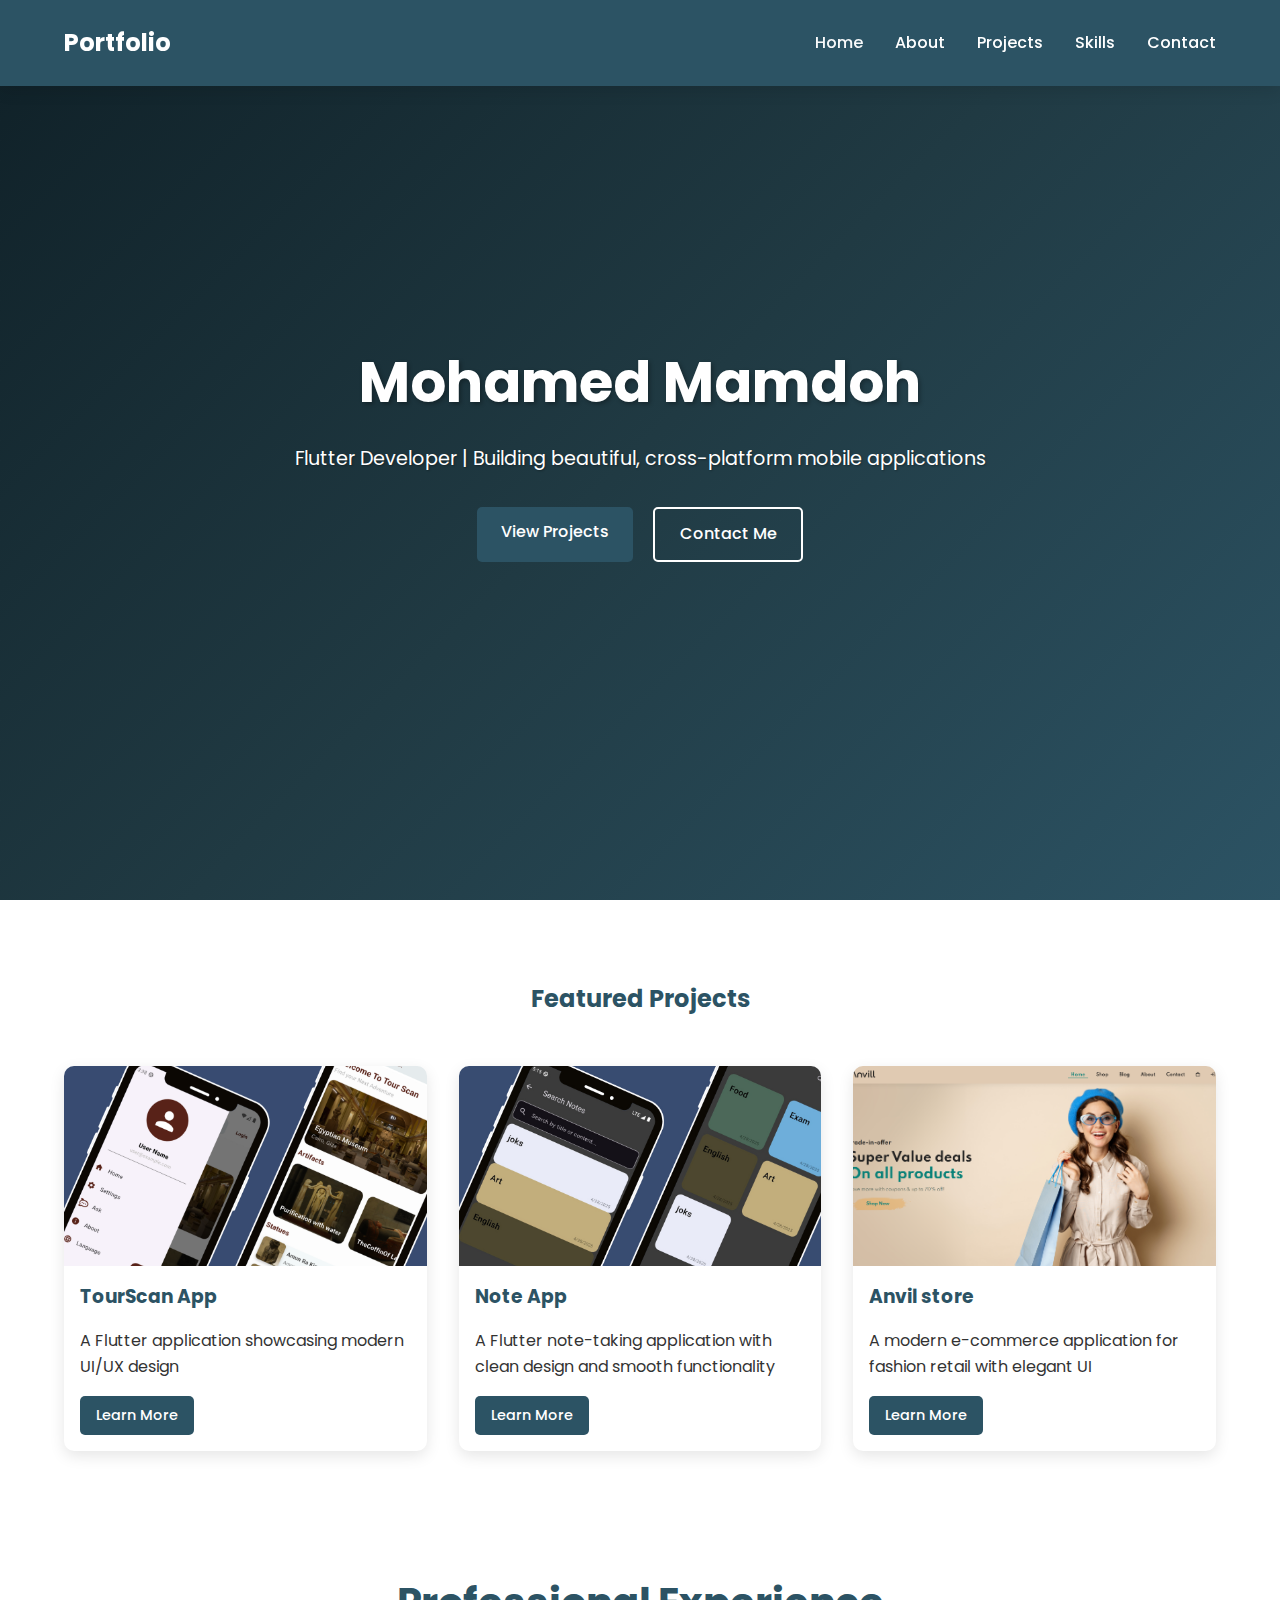
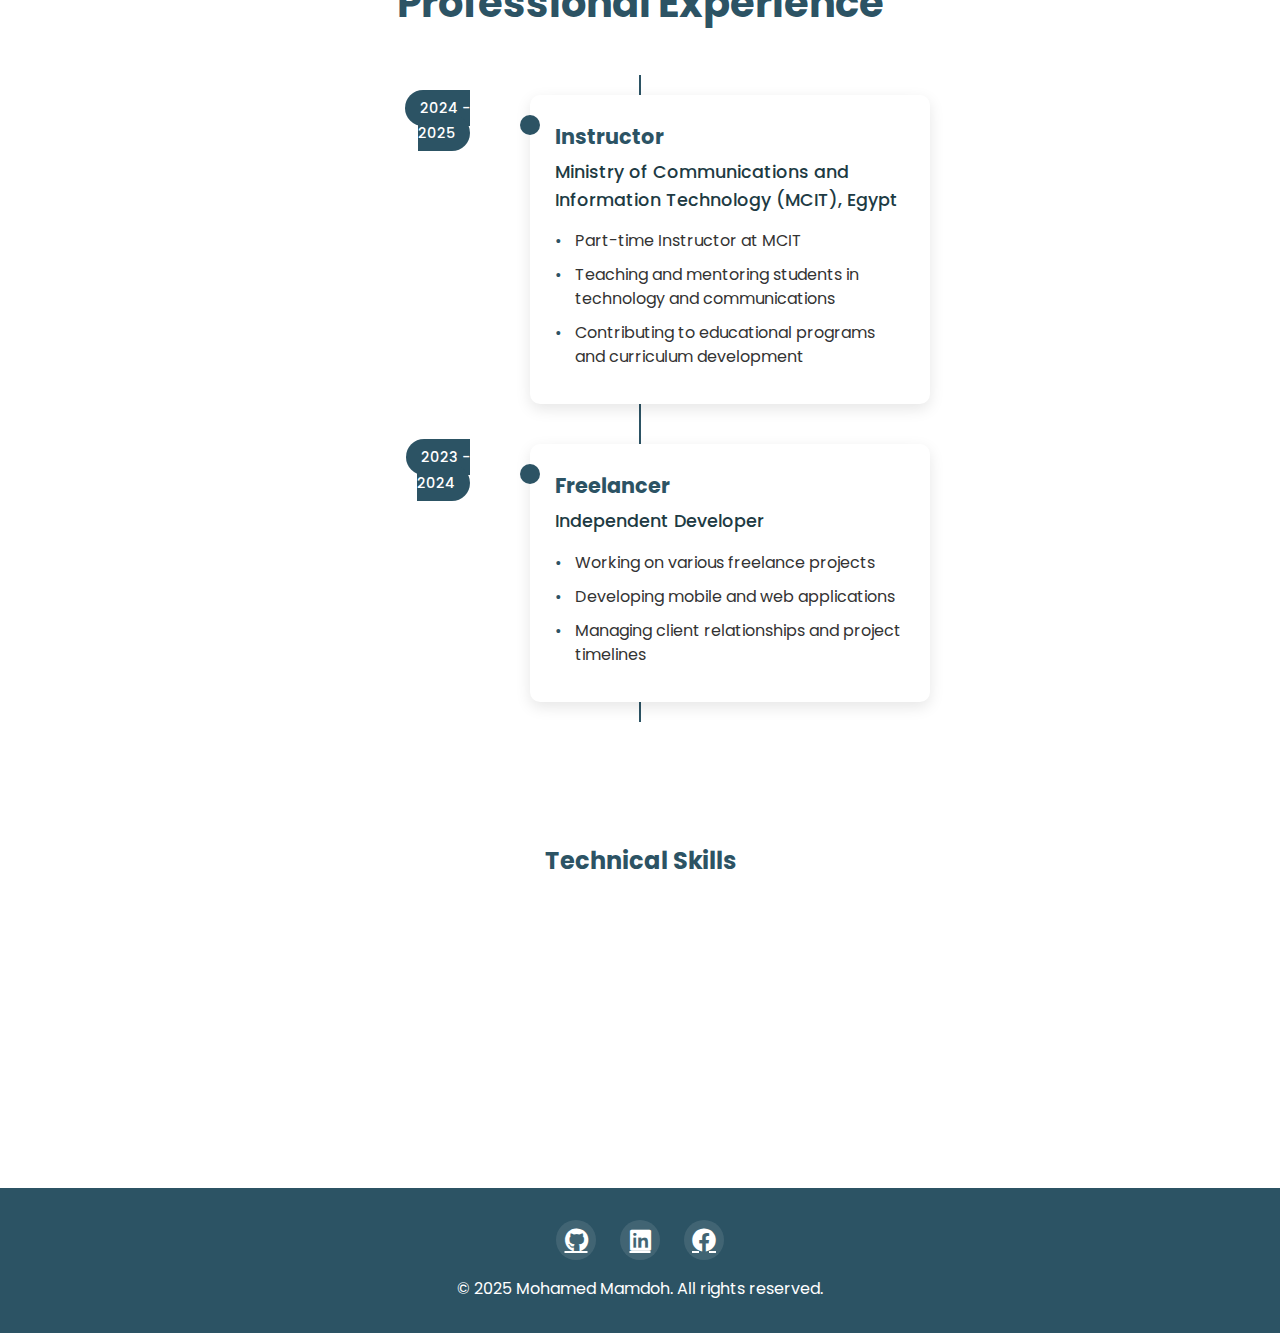
<file: index.html>
<!DOCTYPE html>
<html lang="en">
<head>
    <meta charset="UTF-8">
    <meta name="viewport" content="width=device-width, initial-scale=1.0">
    <title>Portfolio</title>
    <link rel="stylesheet" href="css/style.css">
    <link rel="stylesheet" href="https://cdnjs.cloudflare.com/ajax/libs/font-awesome/6.0.0/css/all.min.css">
    <link href="https://fonts.googleapis.com/css2?family=Poppins:wght@300;400;500;600;700&display=swap" rel="stylesheet">
</head>
<body>
    <nav class="navbar">
        <div class="logo"><a href="index.html">Portfolio</a></div>
        <ul class="nav-links">
            <li><a href="index.html" class="active">Home</a></li>
            <li><a href="about.html">About</a></li>
            <li><a href="projects.html">Projects</a></li>
            <li><a href="skills.html">Skills</a></li>
            <li><a href="contact.html">Contact</a></li>
        </ul>
        <div class="hamburger">
            <span></span>
            <span></span>
            <span></span>
        </div>
    </nav>

    <main>
        <section class="hero">
            <div class="hero-content">
                <h1>Mohamed Mamdoh</h1>
                <p>Flutter Developer | Building beautiful, cross-platform mobile applications</p>
                <div class="cta-buttons">
                    <a href="projects.html" class="btn primary">View Projects</a>
                    <a href="contact.html" class="btn secondary">Contact Me</a>
                </div>
            </div>
        </section>

        <section class="featured-projects">
            <h2>Featured Projects</h2>
            <div class="project-grid">
                <div class="project-card">
                    <div class="project-image">
                        <img src="./images/tourscan.png" alt="TourScan App" style="width: 100%; height: 100%; object-fit: cover;">
                    </div>
                    <h3>TourScan App</h3>
                    <p>A Flutter application showcasing modern UI/UX design</p>
                    <a href="projects.html" class="btn small">Learn More</a>
                </div>
                <div class="project-card">
                    <div class="project-image">
                        <img src="./images/Note.jpg" alt="Note App">
                    </div>
                    <h3>Note App</h3>
                    <p>A Flutter note-taking application with clean design and smooth functionality</p>
                    <a href="projects.html" class="btn small">Learn More</a>
                </div>
                <div class="project-card">
                    <div class="project-image">
                        <img src="./images/ecommerce.PNG" alt="Anvil store" style="width: 100%; height: 100%; object-fit: cover;">
                    </div>
                    <h3>Anvil store</h3>
                    <p>A modern e-commerce application for fashion retail with elegant UI</p>
                    <a href="projects.html" class="btn small">Learn More</a>
                </div>
            </div>
        </section>

        <section class="experience">
            <h2>Professional Experience</h2>
            <div class="experience-timeline">
                <div class="experience-item">
                    <div class="experience-date">
                        <span>2024 - 2025</span>
                    </div>
                    <div class="experience-content">
                        <h3>Instructor</h3>
                        <h4>Ministry of Communications and Information Technology (MCIT), Egypt</h4>
                        <ul>
                            <li>Part-time Instructor at MCIT</li>
                            <li>Teaching and mentoring students in technology and communications</li>
                            <li>Contributing to educational programs and curriculum development</li>
                        </ul>
                    </div>
                </div>

                <div class="experience-item">
                    <div class="experience-date">
                        <span>2023 - 2024</span>
                    </div>
                    <div class="experience-content">
                        <h3>Freelancer</h3>
                        <h4>Independent Developer</h4>
                        <ul>
                            <li>Working on various freelance projects</li>
                            <li>Developing mobile and web applications</li>
                            <li>Managing client relationships and project timelines</li>
                        </ul>
                    </div>
                </div>
            </div>
        </section>

        <section class="skills-preview">
            <h2>Technical Skills</h2>
            <div class="skills-grid">
                <div class="skill-item">
                    <i class="fas fa-mobile-alt"></i>
                    <h3>Mobile Development</h3>
                </div>
                <div class="skill-item">
                    <i class="fas fa-database"></i>
                    <h3>Firebase</h3>
                </div>
                <div class="skill-item">
                    <i class="fas fa-code"></i>
                    <h3>Web Development</h3>
                </div>
                <div class="skill-item">
                    <i class="fas fa-server"></i>
                    <h3>Backend Development</h3>
                </div>
            </div>
        </section>
    </main>

    <footer>
        <div class="footer-content">
            <div class="social-links">
                <a href="https://github.com/iMohamedMamdouh" target="_blank"><i class="fab fa-github"></i></a>
                <a href="https://www.linkedin.com/in/mohamed-mamdoh-391690240/" target="_blank"><i class="fab fa-linkedin"></i></a>
                <a href="https://www.facebook.com/mohamed.mamdoh.958137" target="_blank"><i class="fab fa-facebook"></i></a>
            </div>
            <p>&copy; 2025 Mohamed Mamdoh. All rights reserved.</p>
        </div>
    </footer>

    <script src="js/main.js"></script>
</body>
</html>
</file>
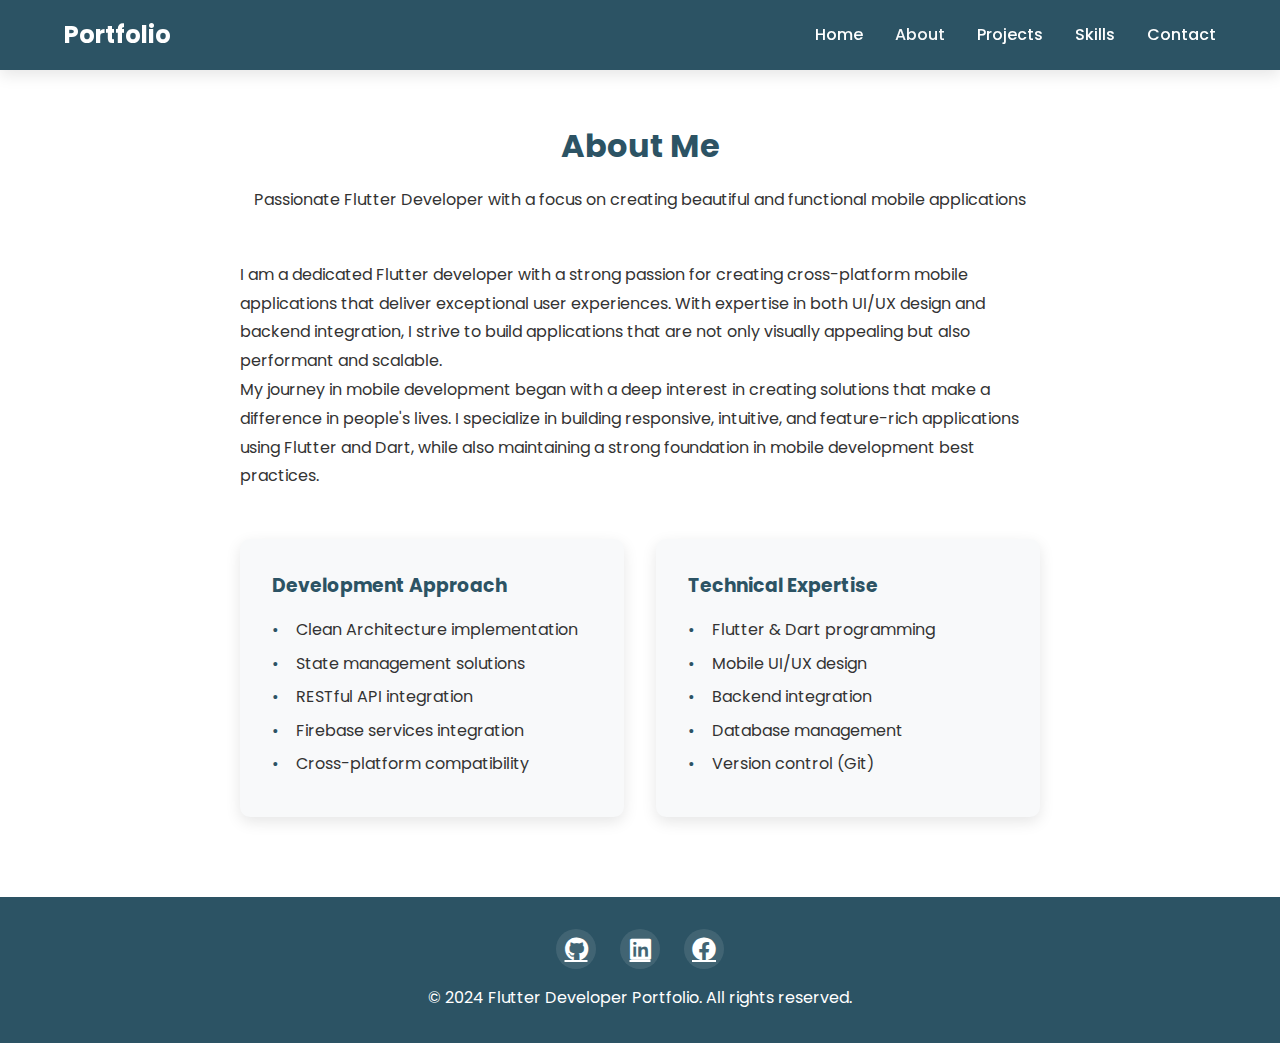
<file: about.html>
<!DOCTYPE html>
<html lang="en">
<head>
    <meta charset="UTF-8">
    <meta name="viewport" content="width=device-width, initial-scale=1.0">
    <title>About - Flutter Developer Portfolio</title>
    <link rel="stylesheet" href="css/style.css">
    <link rel="stylesheet" href="https://cdnjs.cloudflare.com/ajax/libs/font-awesome/6.0.0/css/all.min.css">
    <link href="https://fonts.googleapis.com/css2?family=Poppins:wght@300;400;500;600;700&display=swap" rel="stylesheet">
    <style>
        .about-section {
            padding: 120px 5% 5rem;
            background: var(--white);
        }

        .about-content {
            max-width: 800px;
            margin: 0 auto;
        }

        .about-header {
            text-align: center;
            margin-bottom: 3rem;
        }

        .about-header h1 {
            color: var(--primary-color);
            margin-bottom: 1rem;
        }

        .about-text {
            margin-bottom: 2rem;
            line-height: 1.8;
            color: var(--text-color);
        }

        .experience-grid {
            display: grid;
            grid-template-columns: repeat(auto-fit, minmax(250px, 1fr));
            gap: 2rem;
            margin-top: 3rem;
        }

        .experience-card {
            background: var(--light-bg);
            padding: 2rem;
            border-radius: 10px;
            box-shadow: var(--shadow);
            transition: all 0.3s ease;
        }

        .experience-card:hover {
            transform: translateY(-5px);
            box-shadow: 0 8px 20px rgba(0, 0, 0, 0.15);
        }

        .experience-card h3 {
            color: var(--primary-color);
            margin-bottom: 1rem;
        }

        .experience-card ul {
            list-style: none;
        }

        .experience-card li {
            margin-bottom: 0.5rem;
            padding-left: 1.5rem;
            position: relative;
            color: var(--text-color);
        }

        .experience-card li:before {
            content: "•";
            color: var(--primary-color);
            position: absolute;
            left: 0;
        }
    </style>
</head>
<body>
    <nav class="navbar">
        <div class="logo">Portfolio</div>
        <ul class="nav-links">
            <li><a href="index.html">Home</a></li>
            <li><a href="about.html" class="active">About</a></li>
            <li><a href="projects.html">Projects</a></li>
            <li><a href="skills.html">Skills</a></li>
            <li><a href="contact.html">Contact</a></li>
        </ul>
        <div class="hamburger">
            <span></span>
            <span></span>
            <span></span>
        </div>
    </nav>

    <main>
        <section class="about-section">
            <div class="about-content">
                <div class="about-header">
                    <h1>About Me</h1>
                    <p>Passionate Flutter Developer with a focus on creating beautiful and functional mobile applications</p>
                </div>

                <div class="about-text">
                    <p>I am a dedicated Flutter developer with a strong passion for creating cross-platform mobile applications that deliver exceptional user experiences. With expertise in both UI/UX design and backend integration, I strive to build applications that are not only visually appealing but also performant and scalable.</p>
                    
                    <p>My journey in mobile development began with a deep interest in creating solutions that make a difference in people's lives. I specialize in building responsive, intuitive, and feature-rich applications using Flutter and Dart, while also maintaining a strong foundation in mobile development best practices.</p>
                </div>

                <div class="experience-grid">
                    <div class="experience-card">
                        <h3>Development Approach</h3>
                        <ul>
                            <li>Clean Architecture implementation</li>
                            <li>State management solutions</li>
                            <li>RESTful API integration</li>
                            <li>Firebase services integration</li>
                            <li>Cross-platform compatibility</li>
                        </ul>
                    </div>

                    <div class="experience-card">
                        <h3>Technical Expertise</h3>
                        <ul>
                            <li>Flutter & Dart programming</li>
                            <li>Mobile UI/UX design</li>
                            <li>Backend integration</li>
                            <li>Database management</li>
                            <li>Version control (Git)</li>
                        </ul>
                    </div>
                </div>
            </div>
        </section>
    </main>

    <footer>
        <div class="footer-content">
            <div class="social-links">
                <a href="https://github.com/iMohamedMamdouh" target="_blank"><i class="fab fa-github"></i></a>
                <a href="https://www.linkedin.com/in/mohamed-mamdoh-391690240/" target="_blank"><i class="fab fa-linkedin"></i></a>
                <a href="https://www.facebook.com/mohamed.mamdoh.958137" target="_blank"><i class="fab fa-facebook"></i></a>
            </div>
            <p>&copy; 2024 Flutter Developer Portfolio. All rights reserved.</p>
        </div>
    </footer>

    <script src="js/main.js"></script>
</body>
</html>
</file>
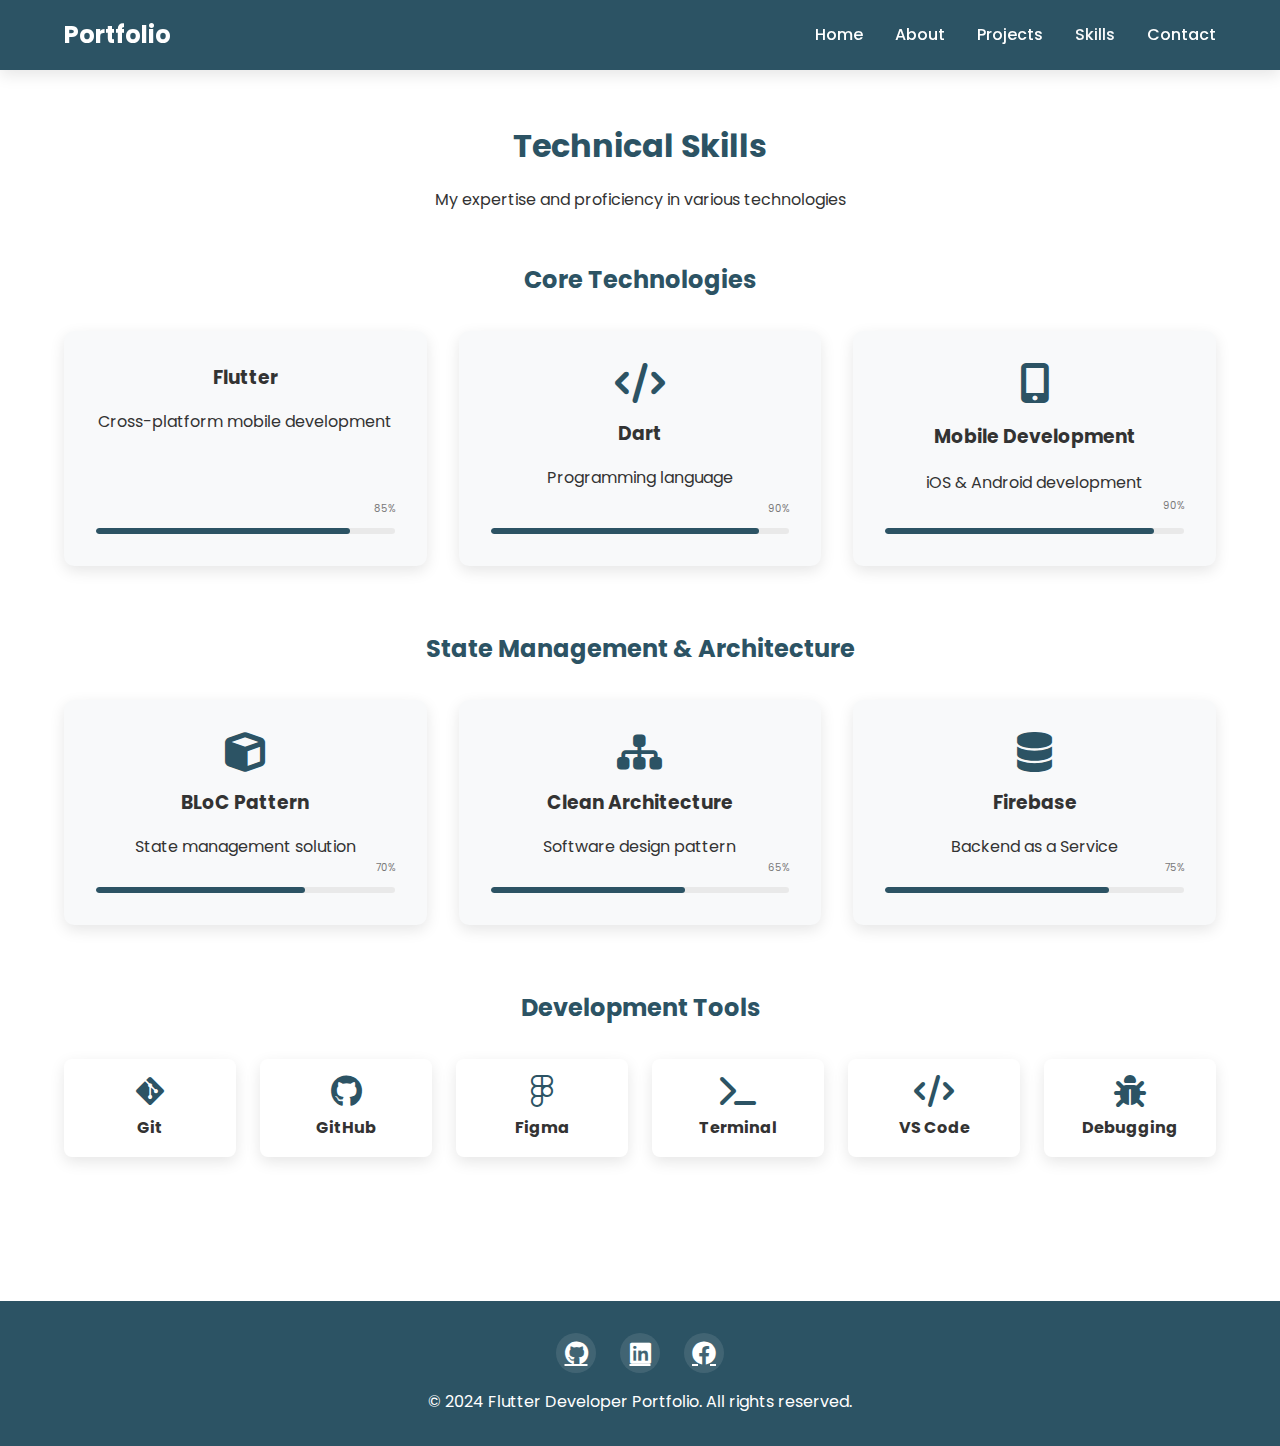
<file: skills.html>
<!DOCTYPE html>
<html lang="en">
<head>
    <meta charset="UTF-8">
    <meta name="viewport" content="width=device-width, initial-scale=1.0">
    <title>Skills - Flutter Developer Portfolio</title>
    <link rel="stylesheet" href="css/style.css">
    <link rel="stylesheet" href="https://cdnjs.cloudflare.com/ajax/libs/font-awesome/6.0.0/css/all.min.css">
    <link href="https://fonts.googleapis.com/css2?family=Poppins:wght@300;400;500;600;700&display=swap" rel="stylesheet">
    <style>
        .skills-section {
            padding: 120px 5% 5rem;
            background: var(--white);
        }

        .skills-header {
            text-align: center;
            margin-bottom: 3rem;
        }

        .skills-header h1 {
            color: var(--primary-color);
            margin-bottom: 1rem;
        }

        .skills-container {
            max-width: 1200px;
            margin: 0 auto;
        }

        .skills-category {
            margin-bottom: 4rem;
        }

        .skills-category h2 {
            color: var(--primary-color);
            margin-bottom: 2rem;
            text-align: center;
        }

        .skills-grid {
            display: grid;
            grid-template-columns: repeat(auto-fit, minmax(250px, 1fr));
            gap: 2rem;
        }

        .skill-card {
            background: var(--light-bg);
            padding: 2rem;
            border-radius: 10px;
            box-shadow: var(--shadow);
            text-align: center;
            transition: transform 0.3s ease;
            position: relative;
            overflow: hidden;
            display: flex;
            flex-direction: column;
            justify-content: space-between;
            min-height: 200px;
            width: 100%;
        }

        .skill-card:hover {
            transform: translateY(-5px);
            box-shadow: 0 8px 20px rgba(0, 0, 0, 0.15);
        }

        .skill-card::before {
            content: '';
            position: absolute;
            top: 0;
            left: -100%;
            width: 100%;
            height: 100%;
            background: linear-gradient(
                90deg,
                transparent,
                rgba(44, 83, 100, 0.1),
                transparent
            );
            transition: 0.5s;
        }

        .skill-card:hover::before {
            left: 100%;
        }

        .skill-icon {
            font-size: 2.5rem;
            color: var(--primary-color);
            margin-bottom: 1rem;
            transition: transform 0.3s ease;
        }

        .skill-card:hover .skill-icon {
            transform: scale(1.2);
        }

        .skill-card h3 {
            color: var(--text-color);
            margin-bottom: 1rem;
        }

        .skill-content {
            flex-grow: 1;
            width: 100%;
            margin-bottom: 10px;
        }

        .skill-level {
            height: 6px;
            background-color: #e9e9e9;
            border-radius: 3px;
            margin-top: 1rem;
            width: 100%;
            overflow: hidden;
        }

        .bar {
            height: 100%;
            background-color: #2c5364;
            border-radius: 3px;
            transition: width 1s;
        }

        .skill-percentage {
            font-size: 10px;
            color: #777;
            text-align: right;
            display: block;
            margin-bottom: -5px;
        }

        .flutter-bar {
            --final-width: 85%;
            width: 0;
            height: 100%;
            background-color: #2c5364;
            border-radius: 3px;
            animation: growBar 1.5s ease-out forwards;
        }

        .dart-bar {
            --final-width: 90%;
            width: 0;
            height: 100%;
            background-color: #2c5364;
            border-radius: 3px;
            animation: growBar 1.5s ease-out forwards;
            animation-delay: 0.1s;
        }

        .mobile-bar {
            --final-width: 90%;
            width: 0;
            height: 100%;
            background-color: #2c5364;
            border-radius: 3px;
            animation: growBar 1.5s ease-out forwards;
            animation-delay: 0.2s;
        }

        .bloc-bar {
            --final-width: 70%;
            width: 0;
            height: 100%;
            background-color: #2c5364;
            border-radius: 3px;
            animation: growBar 1.5s ease-out forwards;
            animation-delay: 0.3s;
        }

        .clean-bar {
            --final-width: 50%;
            width: 0;
            height: 100%;
            background-color: #2c5364;
            border-radius: 3px;
            animation: growBar 1.5s ease-out forwards;
            animation-delay: 0.4s;
        }

        .firebase-bar {
            --final-width: 75%;
            width: 0;
            height: 100%;
            background-color: #2c5364;
            border-radius: 3px;
            animation: growBar 1.5s ease-out forwards;
            animation-delay: 0.5s;
        }

        .tools-grid {
            display: grid;
            grid-template-columns: repeat(auto-fit, minmax(150px, 1fr));
            gap: 1.5rem;
            margin-top: 2rem;
        }

        .tool-item {
            background: var(--white);
            padding: 1rem;
            border-radius: 8px;
            text-align: center;
            box-shadow: var(--shadow);
            transition: all 0.3s ease;
        }

        .tool-item:hover {
            transform: translateY(-5px);
            box-shadow: 0 8px 20px rgba(0, 0, 0, 0.15);
        }

        .tool-item i {
            font-size: 2rem;
            color: var(--primary-color);
            margin-bottom: 0.5rem;
            transition: transform 0.3s ease;
        }

        .tool-item:hover i {
            transform: scale(1.1);
        }
    </style>
</head>
<body>
    <nav class="navbar">
        <div class="logo">Portfolio</div>
        <ul class="nav-links">
            <li><a href="index.html">Home</a></li>
            <li><a href="about.html">About</a></li>
            <li><a href="projects.html">Projects</a></li>
            <li><a href="skills.html" class="active">Skills</a></li>
            <li><a href="contact.html">Contact</a></li>
        </ul>
        <div class="hamburger">
            <span></span>
            <span></span>
            <span></span>
        </div>
    </nav>

    <main>
        <section class="skills-section">
            <div class="skills-header">
                <h1>Technical Skills</h1>
                <p>My expertise and proficiency in various technologies</p>
            </div>

            <div class="skills-container">
                <div class="skills-category">
                    <h2>Core Technologies</h2>
                    <div class="skills-grid">
                        <div class="skill-card">
                            <div class="skill-content">
                                <h3>Flutter</h3>
                                <p>Cross-platform mobile development</p>
                            </div>
                            <span class="skill-percentage">85%</span>
                            <div class="skill-level">
                                <div class="bar" style="width: 85%;"></div>
                            </div>
                        </div>
                        <div class="skill-card">
                            <i class="fas fa-code skill-icon"></i>
                            <div class="skill-content">
                                <h3>Dart</h3>
                                <p>Programming language</p>
                            </div>
                            <span class="skill-percentage">90%</span>
                            <div class="skill-level">
                                <div class="bar" style="width: 90%;"></div>
                            </div>
                        </div>
                        <div class="skill-card">
                            <i class="fas fa-mobile-alt skill-icon"></i>
                            <h3>Mobile Development</h3>
                            <p>iOS & Android development</p>
                            <span class="skill-percentage">90%</span>
                            <div class="skill-level">
                                <div class="bar" style="width: 90%;"></div>
                            </div>
                        </div>
                    </div>
                </div>

                <div class="skills-category">
                    <h2>State Management & Architecture</h2>
                    <div class="skills-grid">
                        <div class="skill-card">
                            <i class="fas fa-cube skill-icon"></i>
                            <h3>BLoC Pattern</h3>
                            <p>State management solution</p>
                            <span class="skill-percentage">70%</span>
                            <div class="skill-level">
                                <div class="bar" style="width: 70%;"></div>
                            </div>
                        </div>
                        <div class="skill-card">
                            <i class="fas fa-sitemap skill-icon"></i>
                            <h3>Clean Architecture</h3>
                            <p>Software design pattern</p>
                            <span class="skill-percentage">65%</span>
                            <div class="skill-level">
                                <div class="bar" style="width: 65%;"></div>
                            </div>
                        </div>
                        <div class="skill-card">
                            <i class="fas fa-database skill-icon"></i>
                            <h3>Firebase</h3>
                            <p>Backend as a Service</p>
                            <span class="skill-percentage">75%</span>
                            <div class="skill-level">
                                <div class="bar" style="width: 75%;"></div>
                            </div>
                        </div>
                    </div>
                </div>

                <div class="skills-category">
                    <h2>Development Tools</h2>
                    <div class="tools-grid">
                        <div class="tool-item">
                            <i class="fab fa-git-alt"></i>
                            <h4>Git</h4>
                        </div>
                        <div class="tool-item">
                            <i class="fab fa-github"></i>
                            <h4>GitHub</h4>
                        </div>
                        <div class="tool-item">
                            <i class="fab fa-figma"></i>
                            <h4>Figma</h4>
                        </div>
                        <div class="tool-item">
                            <i class="fas fa-terminal"></i>
                            <h4>Terminal</h4>
                        </div>
                        <div class="tool-item">
                            <i class="fas fa-code"></i>
                            <h4>VS Code</h4>
                        </div>
                        <div class="tool-item">
                            <i class="fas fa-bug"></i>
                            <h4>Debugging</h4>
                        </div>
                    </div>
                </div>
            </div>
        </section>
    </main>

    <footer>
        <div class="footer-content">
            <div class="social-links">
                <a href="https://github.com/iMohamedMamdouh" target="_blank"><i class="fab fa-github"></i></a>
                <a href="https://www.linkedin.com/in/mohamed-mamdoh-391690240/" target="_blank"><i class="fab fa-linkedin"></i></a>
                <a href="https://www.facebook.com/mohamed.mamdoh.958137" target="_blank"><i class="fab fa-facebook"></i></a>
            </div>
            <p>&copy; 2024 Flutter Developer Portfolio. All rights reserved.</p>
        </div>
    </footer>

    <script src="js/main.js"></script>
    <script>
        // تأثير حركة بسيط للأشرطة عند تحميل الصفحة
        document.addEventListener('DOMContentLoaded', function() {
            const bars = document.querySelectorAll('.bar');
            
            // حفظ العرض الأصلي ثم تصفيره
            bars.forEach(bar => {
                const width = bar.style.width;
                bar.style.width = '0';
                
                // إعادة العرض الأصلي بعد فترة قصيرة
                setTimeout(() => {
                    bar.style.width = width;
                }, 300);
            });
        });
    </script>
</body>
</html>
</file>
<file: css/style.css>
:root {
    --primary-color: #2c5364;
    --secondary-color: #203a43;
    --accent-color: #0f2027;
    --text-color: #333;
    --light-bg: #f8f9fa;
    --white: #fff;
    --shadow: 0 5px 15px rgba(0, 0, 0, 0.1);
    --skill-gradient: linear-gradient(90deg, var(--primary-color), var(--secondary-color));
}

/* Reset and base styles */
* {
    margin: 0;
    padding: 0;
    box-sizing: border-box;
}

body {
    font-family: 'Poppins', sans-serif;
    line-height: 1.6;
    color: var(--text-color);
    background: var(--white);
}

/* Navigation */
.navbar {
    position: fixed;
    top: 0;
    width: 100%;
    display: flex;
    justify-content: space-between;
    align-items: center;
    padding: 1rem 5%;
    background: var(--primary-color);
    box-shadow: var(--shadow);
    z-index: 1000;
    transition: none;
}

.navbar.scrolled {
    background: var(--primary-color);
    box-shadow: var(--shadow);
}

.logo {
    font-size: 1.5rem;
    font-weight: 700;
    color: var(--white);
    z-index: 1001;
}

.logo a {
    color: var(--white);
    text-decoration: none;
    transition: color 0.3s ease;
    display: block;
    padding: 0.5rem 0;
}

.logo a:hover {
    color: var(--light-bg);
}

.nav-links {
    display: flex;
    list-style: none;
    gap: 2rem;
}

.nav-links a {
    text-decoration: none;
    color: var(--white);
    font-weight: 500;
    transition: color 0.3s ease;
}

.nav-links a:hover,
.nav-links a.active {
    color: var(--light-bg);
}

.hamburger {
    display: none;
    flex-direction: column;
    gap: 5px;
    cursor: pointer;
}

.hamburger span {
    width: 25px;
    height: 3px;
    background: var(--white);
    transition: 0.3s;
}

/* Hero Section */
.hero {
    height: 100vh;
    display: flex;
    align-items: center;
    justify-content: center;
    text-align: center;
    background: linear-gradient(135deg, #0f2027 0%, #203a43 50%, #2c5364 100%);
    padding: 0 1rem;
    position: relative;
}

.hero::before {
    content: '';
    position: absolute;
    top: 0;
    left: 0;
    right: 0;
    bottom: 0;
    background: url('data:image/svg+xml,<svg width="20" height="20" viewBox="0 0 20 20" xmlns="http://www.w3.org/2000/svg"><rect width="1" height="1" fill="rgba(255,255,255,0.1)"/></svg>');
    opacity: 0.1;
}

.hero-content {
    position: relative;
    z-index: 1;
}

.hero-content h1 {
    font-size: 3.5rem;
    margin-bottom: 1rem;
    color: var(--white);
    text-shadow: 2px 2px 4px rgba(0, 0, 0, 0.3);
}

.hero-content p {
    font-size: 1.2rem;
    margin-bottom: 2rem;
    color: var(--white);
    text-shadow: 1px 1px 2px rgba(0, 0, 0, 0.3);
}

/* Buttons */
.btn {
    display: inline-block;
    padding: 0.8rem 1.5rem;
    border-radius: 5px;
    text-decoration: none;
    font-weight: 500;
    transition: all 0.3s ease;
    background: var(--primary-color);
    color: var(--white);
}

.btn:hover {
    background: var(--secondary-color);
    transform: translateY(-2px);
}

.btn.small {
    padding: 0.5rem 1rem;
    font-size: 0.9rem;
}

/* Featured Projects */
.featured-projects {
    padding: 5rem 5%;
    background: var(--white);
}

.featured-projects h2 {
    text-align: center;
    margin-bottom: 3rem;
    color: var(--primary-color);
}

.project-grid {
    display: grid;
    grid-template-columns: repeat(auto-fit, minmax(300px, 1fr));
    gap: 2rem;
}

.project-card {
    background: var(--white);
    border-radius: 10px;
    overflow: hidden;
    box-shadow: var(--shadow);
    transition: all 0.3s ease;
}

.project-card:hover {
    transform: translateY(-5px);
    box-shadow: 0 8px 20px rgba(0, 0, 0, 0.15);
}

.project-image {
    height: 200px;
    width: 100%;
    overflow: hidden;
    position: relative;
    background: var(--light-bg);
}

.project-image img {
    width: 100%;
    height: 100%;
    object-fit: cover;
    display: block;
    transition: transform 0.3s ease;
}

.project-card:hover .project-image img {
    transform: scale(1.1);
}

.project-card h3 {
    padding: 1rem;
    color: var(--primary-color);
}

.project-card p {
    padding: 0 1rem;
    color: var(--text-color);
}

.project-card .btn {
    margin: 1rem;
}

/* Skills Preview */
.skills-preview {
    padding: 5rem 5%;
    background: var(--white);
    position: relative;
}

.skills-preview h2 {
    text-align: center;
    margin-bottom: 3rem;
    color: var(--primary-color);
}

.skills-grid {
    display: grid;
    grid-template-columns: repeat(auto-fit, minmax(200px, 1fr));
    gap: 2rem;
    text-align: center;
}

.skill-item {
    padding: 2rem;
    background: var(--white);
    border-radius: 10px;
    box-shadow: var(--shadow);
    transition: all 0.3s ease;
    position: relative;
    overflow: hidden;
}

.skill-item:hover {
    transform: translateY(-5px);
    box-shadow: 0 8px 20px rgba(0, 0, 0, 0.15);
}

.skill-item img {
    transition: transform 0.3s ease;
    max-width: 64px;
    height: auto;
}

.skill-item:hover img {
    transform: scale(1.1);
}

.skill-item i {
    font-size: 2.5rem;
    color: var(--primary-color);
    margin-bottom: 1rem;
    transition: all 0.3s ease;
}

.skill-item:hover i {
    transform: scale(1.1);
    color: var(--accent-color);
}

/* Footer */
footer {
    background: var(--primary-color);
    color: var(--white);
    padding: 2rem 5%;
    text-align: center;
}

.social-links {
    margin-bottom: 1rem;
    display: flex;
    justify-content: center;
    gap: 1.5rem;
}

.social-links a {
    color: var(--white);
    font-size: 1.5rem;
    transition: all 0.3s ease;
    display: inline-flex;
    align-items: center;
    justify-content: center;
    width: 40px;
    height: 40px;
    border-radius: 50%;
    background: rgba(255, 255, 255, 0.1);
}

.social-links a[href*="github"]:hover {
    color: var(--white);
    background: #333;
    transform: translateY(-3px);
    box-shadow: 0 5px 15px rgba(0, 0, 0, 0.3);
}

.social-links a[href*="linkedin"]:hover {
    color: var(--white);
    background: #333;
    transform: translateY(-3px);
    box-shadow: 0 5px 15px rgba(0, 0, 0, 0.3);
}

.social-links a[href*="facebook"]:hover {
    color: var(--white);
    background: #333;
    transform: translateY(-3px);
    box-shadow: 0 5px 15px rgba(0, 0, 0, 0.3);
}

.social-links a i {
    transition: transform 0.3s ease;
}

.social-links a:hover i {
    transform: scale(1.1);
}

/* Responsive Design */
@media (max-width: 768px) {
    .nav-links {
        display: none;
        position: absolute;
        top: 100%;
        left: 0;
        right: 0;
        flex-direction: column;
        background: var(--primary-color);
        padding: 1rem 0;
        box-shadow: var(--shadow);
        z-index: 1000;
    }
    
    .nav-links.mobile-nav-active {
        display: flex;
    }
    
    .nav-links li {
        width: 100%;
        text-align: center;
        margin: 0.5rem 0;
    }
    
    .nav-links a {
        display: block;
        padding: 0.5rem 0;
    }

    .hamburger {
        display: flex;
    }
    
    .hamburger.active span:nth-child(1) {
        transform: rotate(45deg) translate(5px, 5px);
    }
    
    .hamburger.active span:nth-child(2) {
        opacity: 0;
    }
    
    .hamburger.active span:nth-child(3) {
        transform: rotate(-45deg) translate(5px, -5px);
    }

    .hero-content h1 {
        font-size: 2.5rem;
    }

    .cta-buttons {
        display: flex;
        flex-direction: column;
        gap: 1rem;
    }

    .btn.secondary {
        margin-left: 0;
    }
}

/* Global Styles */
section {
    padding: 120px 5% 5rem;
    background: var(--white);
}

section h2 {
    color: var(--primary-color);
}

/* Skill Cards */
.skill-card {
    background: var(--white);
    border-radius: 10px;
    box-shadow: var(--shadow);
    transition: all 0.3s ease;
}

.skill-card:hover {
    transform: translateY(-5px);
    box-shadow: 0 8px 20px rgba(0, 0, 0, 0.15);
}

.skill-level-bar {
    width: 100%;
    height: 10px;
    background: #e74c3c;
    border-radius: 5px;
    overflow: hidden;
    margin: 10px 0;
}

.skill-level-progress {
    height: 100%;
    background: var(--accent-color);
    border-radius: 5px;
    transition: width 0.5s ease;
}

/* Contact Form */
.contact-form {
    background: var(--light-bg);
    box-shadow: var(--shadow);
}

.submit-btn {
    background: var(--primary-color);
    color: var(--white);
}

.submit-btn:hover {
    background: var(--secondary-color);
}

/* Animations */
@keyframes fadeIn {
    from {
        opacity: 0;
        transform: translateY(20px);
    }
    to {
        opacity: 1;
        transform: translateY(0);
    }
}

.animate {
    animation: fadeIn 0.5s ease forwards;
}

/* Experience Section Styles */
.experience {
    padding: 40px 20px;
    background: var(--white);
}

.experience h2 {
    text-align: center;
    margin-bottom: 40px;
    color: var(--primary-color);
    font-size: 2.5rem;
}

.experience-timeline {
    max-width: 1000px;
    margin: 0 auto;
    position: relative;
}

.experience-timeline::before {
    content: '';
    position: absolute;
    left: 50%;
    transform: translateX(-50%);
    width: 2px;
    height: 100%;
    background: var(--primary-color);
}

.experience-item {
    display: flex;
    justify-content: center;
    padding: 20px 0;
    position: relative;
}

.experience-date {
    width: 150px;
    text-align: right;
    padding-right: 30px;
    position: relative;
}

.experience-date span {
    background: var(--primary-color);
    color: var(--white);
    padding: 8px 15px;
    border-radius: 20px;
    font-size: 0.9rem;
    font-weight: 500;
}

.experience-content {
    width: 400px;
    background: var(--white);
    padding: 25px;
    border-radius: 10px;
    box-shadow: var(--shadow);
    position: relative;
    margin-left: 30px;
    transition: all 0.3s ease;
}

.experience-content:hover {
    transform: translateY(-5px);
    box-shadow: 0 8px 20px rgba(0, 0, 0, 0.15);
}

.experience-content::before {
    content: '';
    position: absolute;
    left: -10px;
    top: 20px;
    width: 20px;
    height: 20px;
    background: var(--primary-color);
    border-radius: 50%;
}

.experience-content h3 {
    color: var(--primary-color);
    margin-bottom: 5px;
    font-size: 1.3rem;
}

.experience-content h4 {
    color: var(--secondary-color);
    margin-bottom: 15px;
    font-size: 1.1rem;
    font-weight: 500;
}

.experience-content ul {
    list-style-type: none;
    padding: 0;
}

.experience-content ul li {
    margin-bottom: 10px;
    padding-left: 20px;
    position: relative;
    color: var(--text-color);
    line-height: 1.5;
}

.experience-content ul li::before {
    content: '•';
    position: absolute;
    left: 0;
    color: var(--primary-color);
}

/* Responsive Design */
@media (max-width: 768px) {
    .experience-timeline::before {
        left: 30px;
    }

    .experience-item {
        flex-direction: column;
        align-items: flex-start;
    }

    .experience-date {
        width: 100%;
        text-align: left;
        padding-left: 60px;
        padding-right: 0;
        margin-bottom: 15px;
    }

    .experience-content {
        width: calc(100% - 60px);
        margin-left: 60px;
    }

    .experience-content::before {
        left: -40px;
    }
}

/* Hero Section */
.hero {
    height: 100vh;
    display: flex;
    align-items: center;
    justify-content: center;
    text-align: center;
    background: linear-gradient(135deg, #0f2027 0%, #203a43 50%, #2c5364 100%);
    padding: 0 1rem;
    position: relative;
}

.cta-buttons {
    display: flex;
    gap: 20px;
    justify-content: center;
    margin-top: 2rem;
}

.cta-buttons .btn {
    min-width: 150px;
    text-align: center;
    transition: all 0.3s ease;
}

.cta-buttons .btn.primary {
    background: var(--primary-color);
    color: var(--white);
}

.cta-buttons .btn.primary:hover {
    background: #3498db;
    transform: translateY(-3px);
    box-shadow: 0 5px 15px rgba(52, 152, 219, 0.3);
}

.cta-buttons .btn.secondary {
    background: transparent;
    color: var(--white);
    border: 2px solid var(--white);
}
</file>
